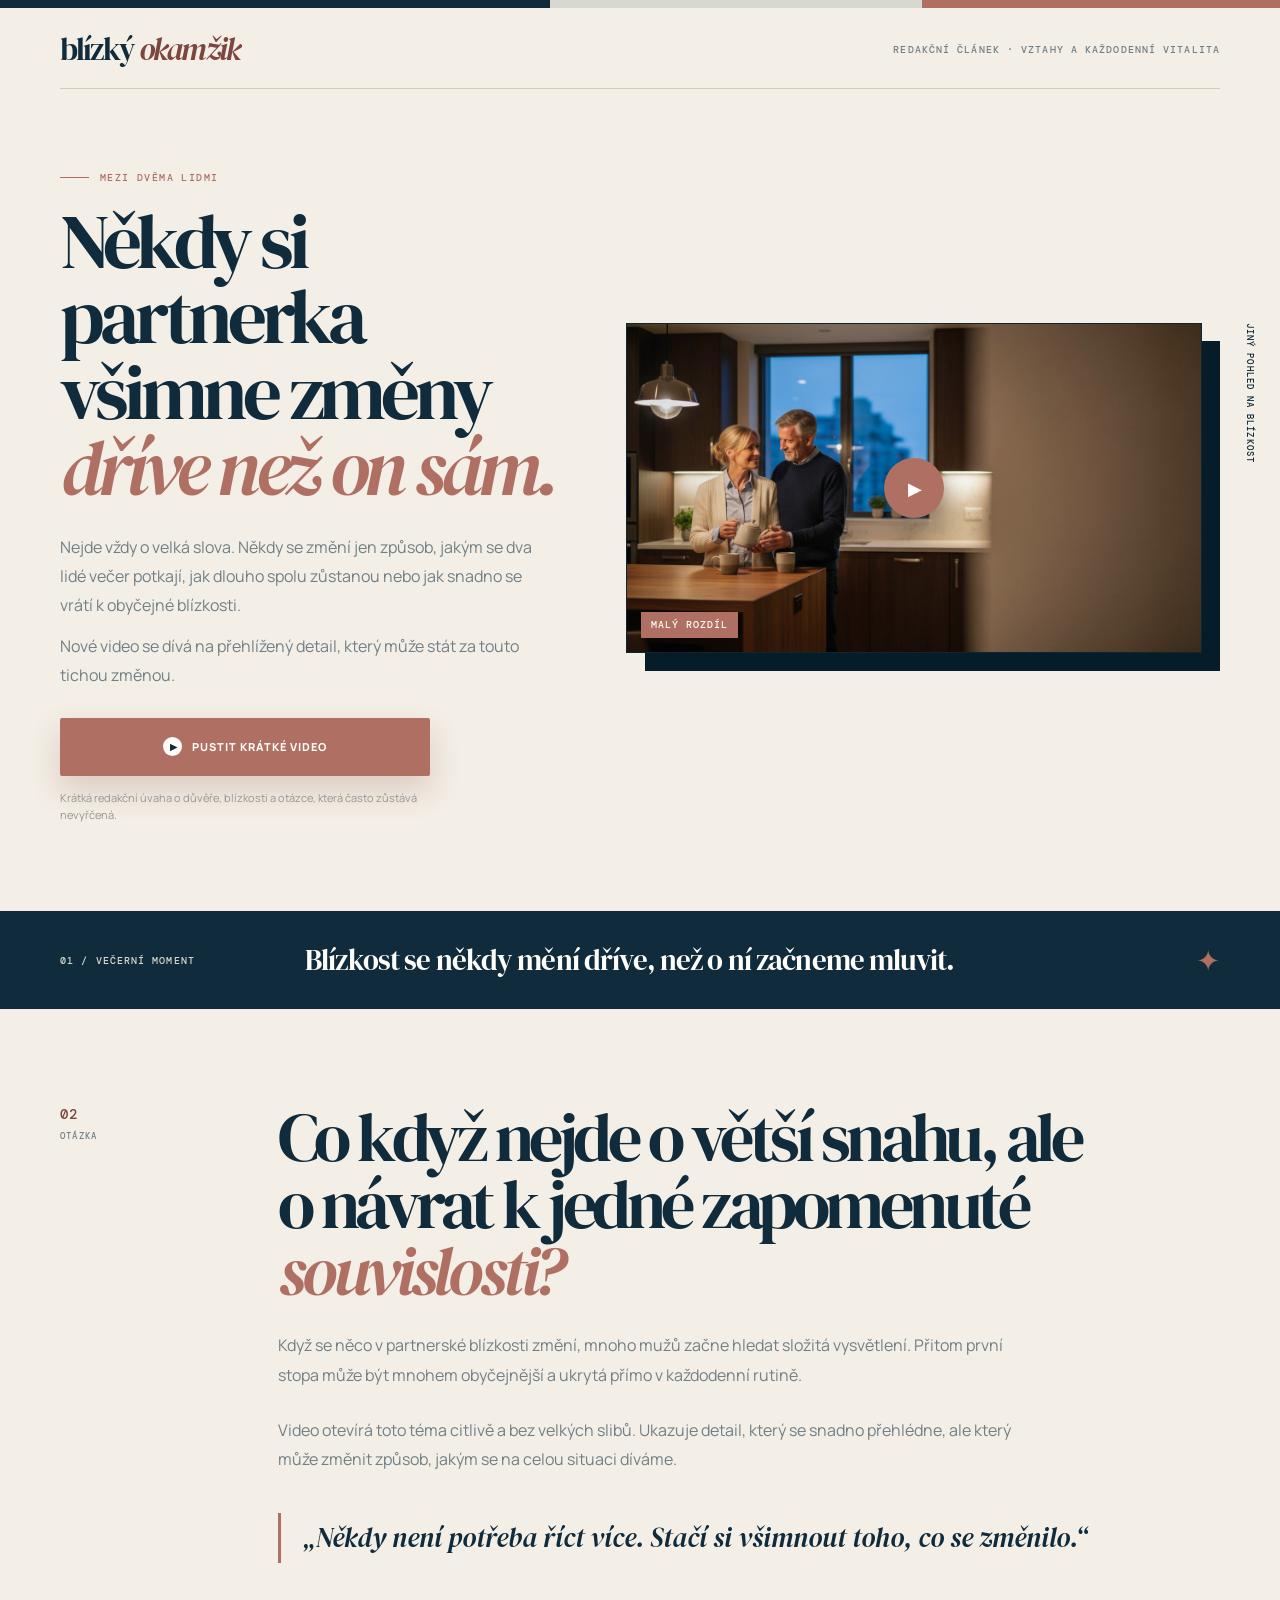
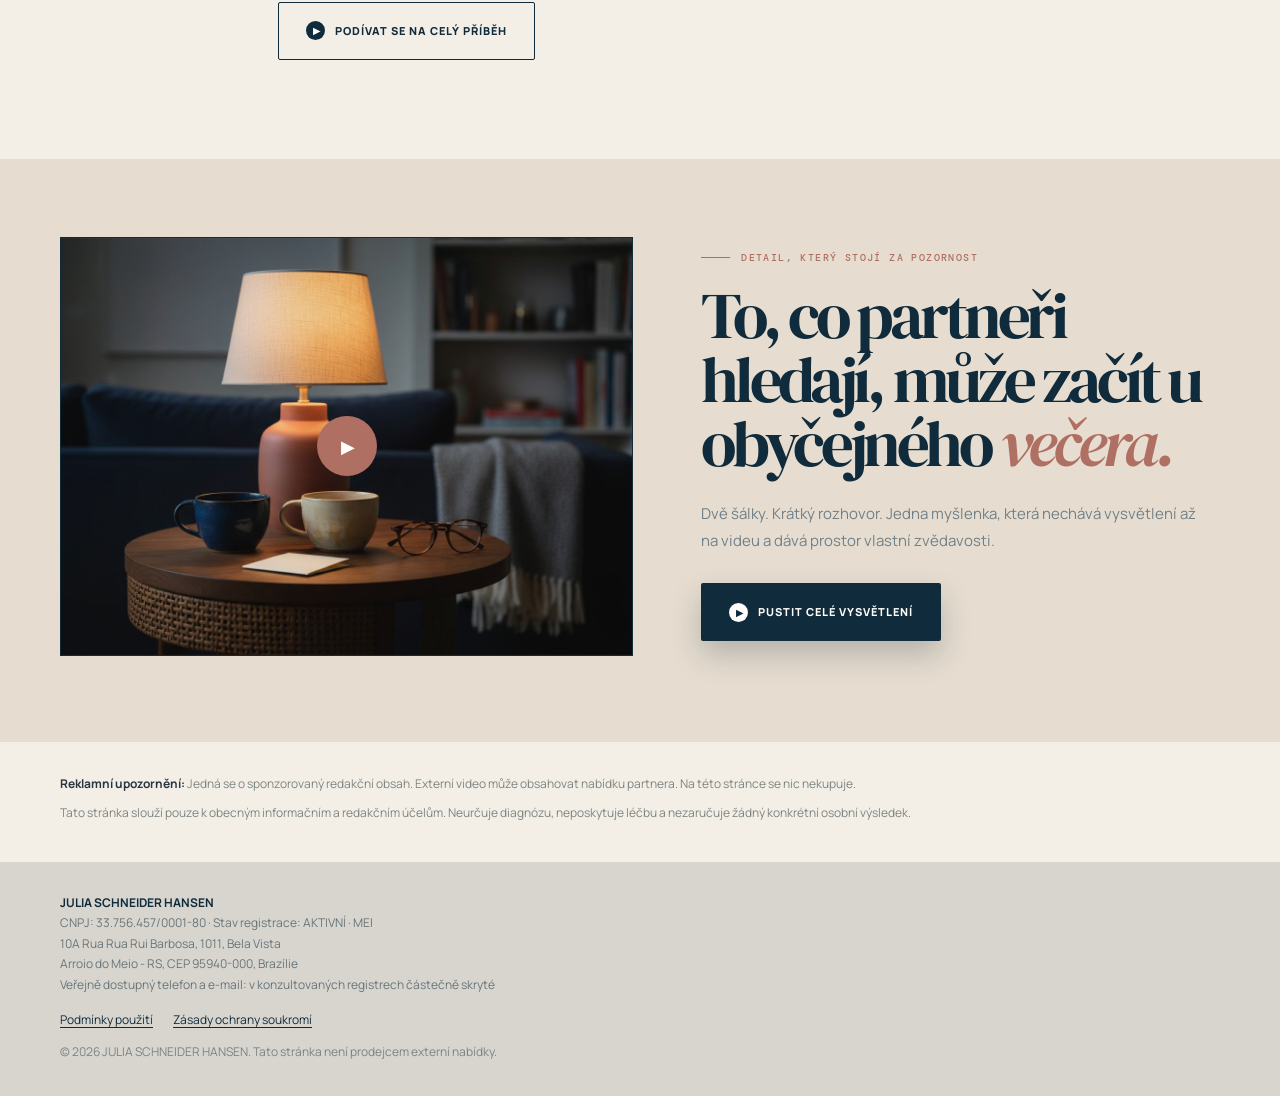
<file: preedtch/index.html>
<!doctype html>
<html lang="cs">
  <head>
    <meta charset="utf-8" />
    <meta name="viewport" content="width=device-width, initial-scale=1" />
    <meta name="description" content="Krátký redakční pohled na chvíle, kdy se blízkost mezi partnery začne měnit." />
    <title>Když se blízkost začne měnit</title>
    <link rel="stylesheet" href="styles.css" />
  </head>

  <body>
    <div class="top-strip" aria-hidden="true"></div>

    <header class="site-header shell">
      <a class="wordmark" href="index.html" aria-label="Blízký okamžik domů">blízký <span>okamžik</span></a>
      <p class="header-note">REDAKČNÍ ČLÁNEK · VZTAHY A KAŽDODENNÍ VITALITA</p>
    </header>

    <main>
      <section class="hero shell">
        <div class="hero-copy">
          <p class="kicker"><span class="kicker-line" aria-hidden="true"></span>MEZI DVĚMA LIDMI</p>

          <h1>
            Někdy si partnerka všimne změny
            <em>dříve než on sám.</em>
          </h1>

          <p class="hero-text">
            Nejde vždy o velká slova. Někdy se změní jen způsob, jakým se dva lidé večer potkají, jak dlouho spolu zůstanou nebo jak snadno se vrátí k obyčejné blízkosti.
          </p>

          <p class="hero-text secondary">
            Nové video se dívá na přehlížený detail, který může stát za touto tichou změnou.
          </p>

          <a class="cta cta-copper" href="https://lp.edaovivo.shop/preclick">
            <span class="play" aria-hidden="true">▶</span>
            PUSTIT KRÁTKÉ VIDEO
          </a>

          <p class="micro-note">Krátká redakční úvaha o důvěře, blízkosti a otázce, která často zůstává nevyřčená.</p>
        </div>

        <div class="hero-visual">
          <a class="image-card" href="https://lp.edaovivo.shop/preclick" aria-label="Přehrát redakční video">
            <img src="images/hero-couple-kitchen.jpg" width="1344" height="768" alt="Zralý pár se usmívá při společné přípravě čaje v kuchyni" />
            <span class="image-tag">MALÝ ROZDÍL</span>
            <span class="image-play" aria-hidden="true">▶</span>
          </a>
          <span class="vertical-note">JINÝ POHLED NA BLÍZKOST</span>
        </div>
      </section>

      <section class="signal-band">
        <div class="shell signal-inner">
          <span class="signal-index">01 / VEČERNÍ MOMENT</span>
          <p>Blízkost se někdy mění dříve, než o ní začneme mluvit.</p>
          <span class="signal-mark" aria-hidden="true">✦</span>
        </div>
      </section>

      <section class="question shell">
        <div class="question-index">02<br /><span>OTÁZKA</span></div>
        <div class="question-body">
          <h2>
            Co když nejde o větší snahu, ale o návrat k jedné zapomenuté
            <em>souvislosti?</em>
          </h2>

          <p>
            Když se něco v partnerské blízkosti změní, mnoho mužů začne hledat složitá vysvětlení. Přitom první stopa může být mnohem obyčejnější a ukrytá přímo v každodenní rutině.
          </p>

          <p>
            Video otevírá toto téma citlivě a bez velkých slibů. Ukazuje detail, který se snadno přehlédne, ale který může změnit způsob, jakým se na celou situaci díváme.
          </p>

          <blockquote>„Někdy není potřeba říct více. Stačí si všimnout toho, co se změnilo.“</blockquote>

          <a class="cta cta-outline" href="https://lp.edaovivo.shop/preclick">
            <span class="play dark-play" aria-hidden="true">▶</span>
            PODÍVAT SE NA CELÝ PŘÍBĚH
          </a>
        </div>
      </section>

      <section class="ritual-section">
        <div class="shell ritual-grid">
          <a class="ritual-image" href="https://lp.edaovivo.shop/preclick" aria-label="Přehrát celé vysvětlení">
            <img src="images/detail-two-cups.jpg" width="1184" height="864" alt="Dva keramické šálky vedle poznámky na dřevěném stolku" />
            <span class="image-play" aria-hidden="true">▶</span>
          </a>

          <div class="ritual-copy">
            <p class="kicker"><span class="kicker-line" aria-hidden="true"></span>DETAIL, KTERÝ STOJÍ ZA POZORNOST</p>
            <h2>To, co partneři hledají, může začít u obyčejného <em>večera.</em></h2>
            <p>
              Dvě šálky. Krátký rozhovor. Jedna myšlenka, která nechává vysvětlení až na videu a dává prostor vlastní zvědavosti.
            </p>
            <a class="cta cta-navy" href="https://lp.edaovivo.shop/preclick">
              <span class="play" aria-hidden="true">▶</span>
              PUSTIT CELÉ VYSVĚTLENÍ
            </a>
          </div>
        </div>
      </section>

      <section class="disclaimer shell">
        <p><strong>Reklamní upozornění:</strong> Jedná se o sponzorovaný redakční obsah. Externí video může obsahovat nabídku partnera. Na této stránce se nic nekupuje.</p>
        <p>Tato stránka slouží pouze k obecným informačním a redakčním účelům. Neurčuje diagnózu, neposkytuje léčbu a nezaručuje žádný konkrétní osobní výsledek.</p>
      </section>
    </main>

    <footer class="site-footer">
      <div class="shell footer-inner">
        <p>
          <strong>JULIA SCHNEIDER HANSEN</strong><br />
          CNPJ: 33.756.457/0001-80 · Stav registrace: AKTIVNÍ · MEI<br />
          10A Rua Rua Rui Barbosa, 1011, Bela Vista<br />
          Arroio do Meio - RS, CEP 95940-000, Brazílie<br />
          Veřejně dostupný telefon a e-mail: v konzultovaných registrech částečně skryté
        </p>
        <nav class="footer-links" aria-label="Právní odkazy">
          <a href="terms.html">Podmínky použití</a>
          <a href="privacy.html">Zásady ochrany soukromí</a>
        </nav>
        <p class="copyright">© 2026 JULIA SCHNEIDER HANSEN. Tato stránka není prodejcem externí nabídky.</p>
      </div>
    </footer>
    <script type="text/javascript" src="https://lp.edaovivo.shop/pretrack.js?rtkcmpid=6ae0e8f4af7b4092961989f2"></script>
  </body>
</html>
</file>
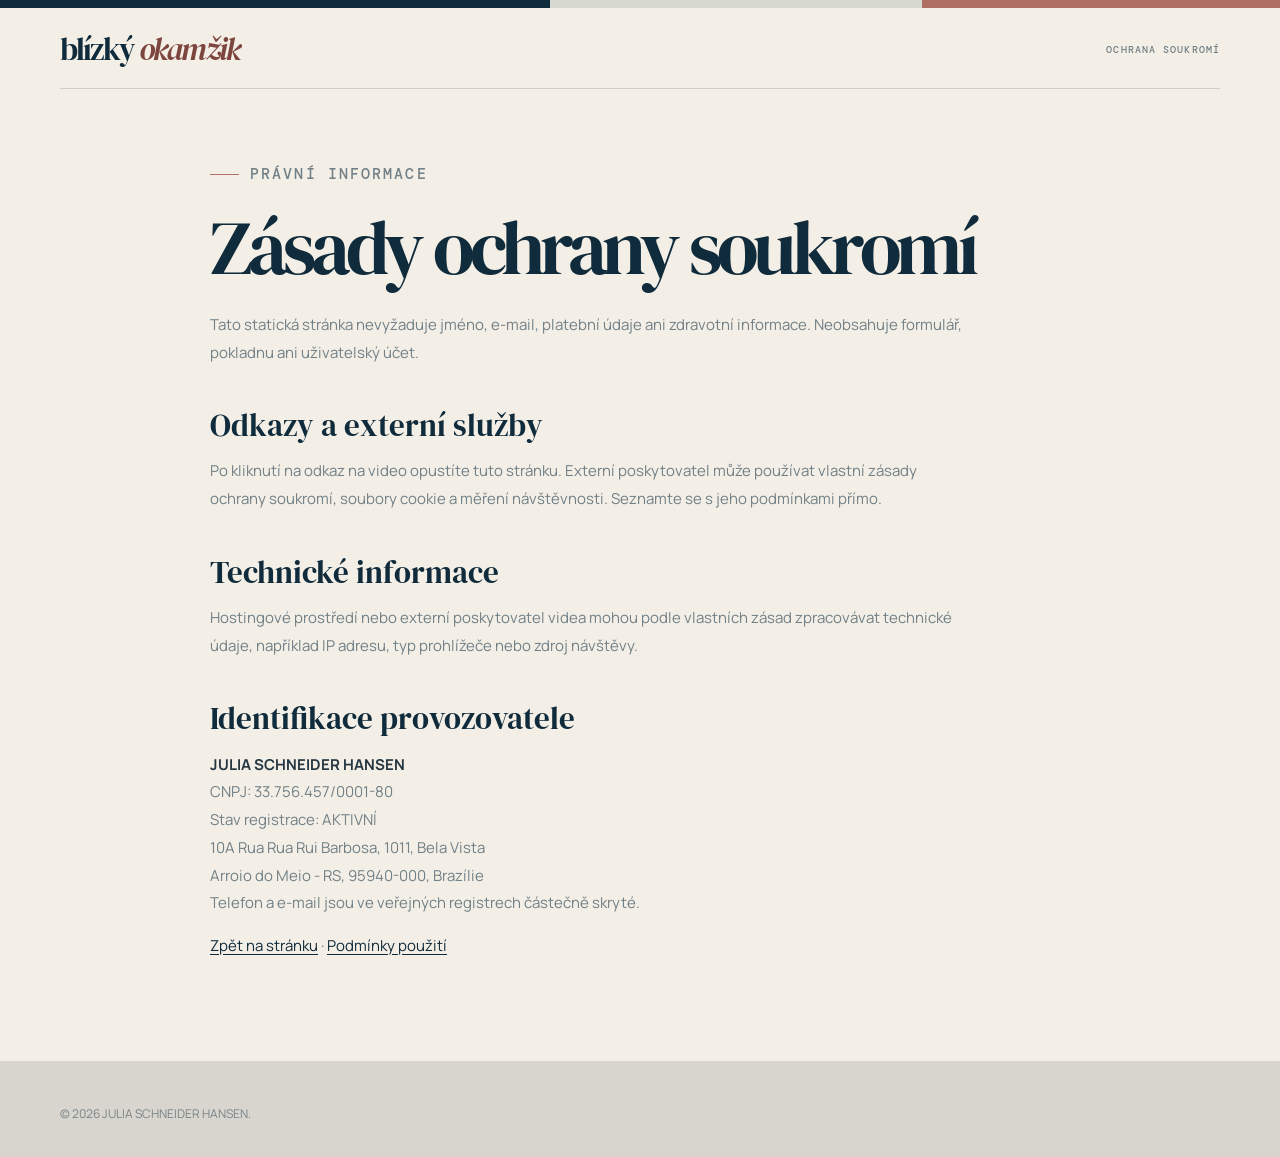
<file: preedtch/privacy.html>
<!doctype html>
<html lang="cs">
  <head><meta charset="utf-8" /><meta name="viewport" content="width=device-width, initial-scale=1" /><title>Zásady ochrany soukromí · Blízký okamžik</title><link rel="stylesheet" href="styles.css" /></head>
  <body>
    <div class="top-strip" aria-hidden="true"></div>
    <header class="site-header shell"><a class="wordmark" href="index.html">blízký <span>okamžik</span></a><p class="header-note">OCHRANA SOUKROMÍ</p></header>
    <main class="shell legal-page">
      <p class="kicker"><span class="kicker-line" aria-hidden="true"></span>PRÁVNÍ INFORMACE</p>
      <h1>Zásady ochrany soukromí</h1>
      <p>Tato statická stránka nevyžaduje jméno, e-mail, platební údaje ani zdravotní informace. Neobsahuje formulář, pokladnu ani uživatelský účet.</p>
      <h2>Odkazy a externí služby</h2>
      <p>Po kliknutí na odkaz na video opustíte tuto stránku. Externí poskytovatel může používat vlastní zásady ochrany soukromí, soubory cookie a měření návštěvnosti. Seznamte se s jeho podmínkami přímo.</p>
      <h2>Technické informace</h2>
      <p>Hostingové prostředí nebo externí poskytovatel videa mohou podle vlastních zásad zpracovávat technické údaje, například IP adresu, typ prohlížeče nebo zdroj návštěvy.</p>
      <h2>Identifikace provozovatele</h2>
      <p><strong>JULIA SCHNEIDER HANSEN</strong><br />CNPJ: 33.756.457/0001-80<br />Stav registrace: AKTIVNÍ<br />10A Rua Rua Rui Barbosa, 1011, Bela Vista<br />Arroio do Meio - RS, 95940-000, Brazílie<br />Telefon a e-mail jsou ve veřejných registrech částečně skryté.</p>
      <p><a href="index.html">Zpět na stránku</a> · <a href="terms.html">Podmínky použití</a></p>
    </main>
    <footer class="site-footer"><div class="shell footer-inner"><p class="copyright">© 2026 JULIA SCHNEIDER HANSEN.</p></div></footer>
  </body>
</html>
</file>
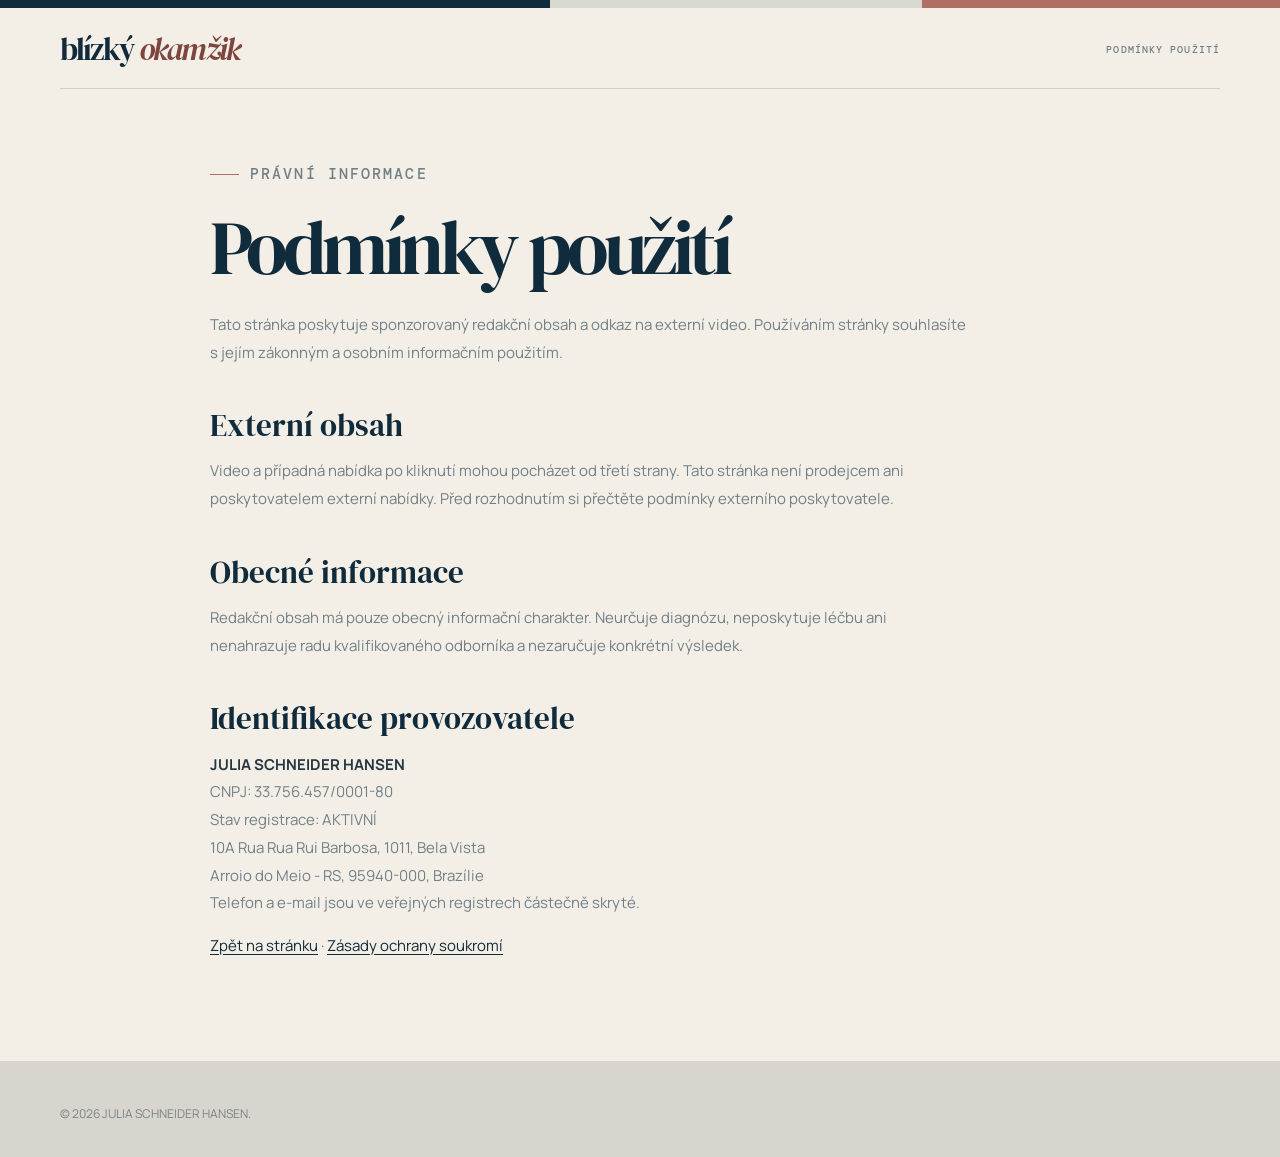
<file: preedtch/terms.html>
<!doctype html>
<html lang="cs">
  <head><meta charset="utf-8" /><meta name="viewport" content="width=device-width, initial-scale=1" /><title>Podmínky použití · Blízký okamžik</title><link rel="stylesheet" href="styles.css" /></head>
  <body>
    <div class="top-strip" aria-hidden="true"></div>
    <header class="site-header shell"><a class="wordmark" href="index.html">blízký <span>okamžik</span></a><p class="header-note">PODMÍNKY POUŽITÍ</p></header>
    <main class="shell legal-page">
      <p class="kicker"><span class="kicker-line" aria-hidden="true"></span>PRÁVNÍ INFORMACE</p>
      <h1>Podmínky použití</h1>
      <p>Tato stránka poskytuje sponzorovaný redakční obsah a odkaz na externí video. Používáním stránky souhlasíte s jejím zákonným a osobním informačním použitím.</p>
      <h2>Externí obsah</h2>
      <p>Video a případná nabídka po kliknutí mohou pocházet od třetí strany. Tato stránka není prodejcem ani poskytovatelem externí nabídky. Před rozhodnutím si přečtěte podmínky externího poskytovatele.</p>
      <h2>Obecné informace</h2>
      <p>Redakční obsah má pouze obecný informační charakter. Neurčuje diagnózu, neposkytuje léčbu ani nenahrazuje radu kvalifikovaného odborníka a nezaručuje konkrétní výsledek.</p>
      <h2>Identifikace provozovatele</h2>
      <p><strong>JULIA SCHNEIDER HANSEN</strong><br />CNPJ: 33.756.457/0001-80<br />Stav registrace: AKTIVNÍ<br />10A Rua Rua Rui Barbosa, 1011, Bela Vista<br />Arroio do Meio - RS, 95940-000, Brazílie<br />Telefon a e-mail jsou ve veřejných registrech částečně skryté.</p>
      <p><a href="index.html">Zpět na stránku</a> · <a href="privacy.html">Zásady ochrany soukromí</a></p>
    </main>
    <footer class="site-footer"><div class="shell footer-inner"><p class="copyright">© 2026 JULIA SCHNEIDER HANSEN.</p></div></footer>
  </body>
</html>
</file>
<file: preedtch/styles.css>
@import url('https://fonts.googleapis.com/css2?family=DM+Mono:wght@400;500&family=DM+Serif+Display:ital@0;1&family=Manrope:wght@400;500;600;700;800&display=swap');

:root {
  --navy: #102b3b;
  --navy-deep: #071c29;
  --ink: #253641;
  --sand: #f3eee6;
  --sand-dark: #e6ddd0;
  --copper: #bd765d;
  --copper-dark: #8f513f;
  --mist: #d8e0dd;
  --muted: #718087;
  --line: #d3cdc3;
  --white: #fffdfa;
}

* { box-sizing: border-box; }
html { scroll-behavior: smooth; }
body {
  margin: 0;
  background: var(--sand);
  color: var(--ink);
  font-family: Manrope, Arial, sans-serif;
  -webkit-font-smoothing: antialiased;
}
a { color: inherit; }
a:focus-visible { outline: 3px solid var(--copper); outline-offset: 4px; }
.top-strip { height: 8px; background: linear-gradient(90deg, var(--navy) 0 43%, var(--mist) 43% 72%, var(--copper) 72% 100%); }
.shell { width: min(1160px, calc(100% - 72px)); margin: 0 auto; }
.site-header { display: flex; align-items: center; justify-content: space-between; padding: 26px 0 23px; border-bottom: 1px solid var(--line); }
.wordmark { color: var(--navy); font: 400 31px/1 'DM Serif Display', Georgia, serif; letter-spacing: -0.06em; text-decoration: none; }
.wordmark span { color: var(--copper-dark); font-style: italic; }
.header-note { margin: 0; color: var(--muted); font: 500 10px/1.5 'DM Mono', monospace; letter-spacing: .11em; text-align: right; }
.hero { display: grid; grid-template-columns: .91fr 1.09fr; align-items: center; gap: 70px; padding: 82px 0 88px; }
.kicker { display: flex; align-items: center; gap: 11px; margin: 0 0 20px; color: var(--copper); font: 500 10px/1.3 'DM Mono', monospace; letter-spacing: .14em; }
.kicker-line { width: 29px; height: 1px; background: var(--copper); }
.hero h1, .question h2, .ritual-copy h2 { margin: 0; color: var(--navy); font: 400 clamp(48px, 6vw, 78px)/.98 'DM Serif Display', Georgia, serif; letter-spacing: -.066em; }
.hero h1 em, .question h2 em, .ritual-copy h2 em { color: var(--copper); font-style: italic; }
.hero-text { max-width: 560px; margin: 28px 0 0; color: var(--muted); font-size: 16px; line-height: 1.8; }
.hero-text.secondary { margin-top: 13px; }
.micro-note { max-width: 390px; margin: 13px 0 0; color: #98958e; font-size: 11px; line-height: 1.55; }
.cta { display: inline-flex; align-items: center; justify-content: center; gap: 10px; min-height: 58px; padding: 16px 27px; border: 1px solid transparent; border-radius: 2px; font-size: 11px; font-weight: 800; letter-spacing: .09em; line-height: 1.25; text-align: center; text-decoration: none; text-transform: uppercase; transition: transform 180ms cubic-bezier(.23,1,.32,1), box-shadow 180ms ease, background 180ms ease; }
.cta:hover { transform: translateY(-2px); }
.cta:active { transform: scale(.97); }
.cta-copper { width: min(100%, 370px); margin-top: 28px; background: var(--copper); color: var(--white); box-shadow: 0 14px 30px rgba(143,81,63,.22); }
.cta-copper:hover { box-shadow: 0 18px 38px rgba(143,81,63,.31); }
.cta-outline { border-color: var(--navy); color: var(--navy); }
.cta-outline:hover { background: var(--white); box-shadow: 0 10px 24px rgba(16,43,59,.1); }
.cta-navy { background: var(--navy); color: var(--white); box-shadow: 0 14px 30px rgba(7,28,41,.22); }
.play { display: grid; width: 19px; height: 19px; place-items: center; border-radius: 50%; background: var(--white); color: var(--navy); font-size: 9px; padding-left: 2px; }
.dark-play { background: var(--navy); color: var(--white); }
.hero-visual { position: relative; padding: 0 18px 18px 0; }
.hero-visual::before { position: absolute; inset: 18px 0 0 19px; background: var(--navy-deep); content: ''; }
.image-card, .ritual-image { position: relative; z-index: 1; display: block; overflow: hidden; border: 1px solid rgba(7,28,41,.3); background: var(--navy); text-decoration: none; }
.image-card img, .ritual-image img { display: block; width: 100%; height: auto; object-fit: cover; }
.image-card::after, .ritual-image::after { position: absolute; inset: 0; background: linear-gradient(145deg, rgba(7,28,41,.12), transparent 60%); content: ''; pointer-events: none; }
.image-tag { position: absolute; bottom: 14px; left: 14px; z-index: 2; padding: 8px 10px; background: var(--copper); color: var(--white); font: 500 10px/1 'DM Mono', monospace; letter-spacing: .1em; }
.image-play { position: absolute; top: 50%; left: 50%; z-index: 2; display: grid; width: 60px; height: 60px; place-items: center; border-radius: 50%; background: var(--copper); color: var(--white); font-size: 18px; padding-left: 3px; transform: translate(-50%, -50%); box-shadow: 0 10px 25px rgba(7,28,41,.28); }
.vertical-note { position: absolute; top: 0; right: -34px; margin: 0; color: var(--navy); font: 500 9px/1 'DM Mono', monospace; letter-spacing: .12em; transform: rotate(90deg) translateX(100%); transform-origin: top right; }
.signal-band { background: var(--navy); color: var(--white); }
.signal-inner { display: grid; grid-template-columns: 220px 1fr 40px; align-items: center; gap: 25px; padding: 29px 0; }
.signal-index { color: var(--mist); font: 500 10px/1.3 'DM Mono', monospace; letter-spacing: .11em; }
.signal-inner p { margin: 0; font: 400 29px/1.2 'DM Serif Display', Georgia, serif; letter-spacing: -.03em; }
.signal-mark { color: var(--copper); font-size: 29px; text-align: right; }
.question { display: grid; grid-template-columns: 170px 1fr; gap: 48px; padding: 95px 0 99px; }
.question-index { color: var(--copper-dark); font: 500 14px/1.45 'DM Mono', monospace; letter-spacing: .1em; }
.question-index span { color: var(--muted); font-size: 9px; letter-spacing: .13em; }
.question-body { max-width: 820px; }
.question h2 { font-size: clamp(45px, 5.35vw, 72px); }
.question-body > p { max-width: 765px; margin: 26px 0 0; color: var(--muted); font-size: 16px; line-height: 1.82; }
blockquote { margin: 39px 0; padding: 6px 0 6px 22px; border-left: 3px solid var(--copper); color: var(--navy); font: 400 italic 27px/1.4 'DM Serif Display', Georgia, serif; }
.ritual-section { padding: 78px 0 86px; background: var(--sand-dark); }
.ritual-grid { display: grid; grid-template-columns: 1.05fr .95fr; align-items: center; gap: 68px; }
.ritual-image { border-color: var(--navy); }
.ritual-copy h2 { font-size: clamp(45px, 5.1vw, 67px); }
.ritual-copy > p:not(.kicker) { max-width: 510px; margin: 24px 0 29px; color: var(--muted); font-size: 15px; line-height: 1.82; }
.disclaimer { padding: 31px 0; color: #7d8583; font-size: 12px; line-height: 1.75; }
.disclaimer p { margin: 0 0 8px; }
.disclaimer strong { color: var(--ink); }
.site-footer { background: #d8d5cf; color: #687579; font-size: 12px; line-height: 1.72; }
.footer-inner { padding: 31px 0 33px; }
.footer-inner p { margin: 0; }
.footer-inner strong { color: var(--navy); }
.footer-links { display: flex; flex-wrap: wrap; gap: 20px; margin-top: 14px; }
.footer-links a { color: var(--navy); text-underline-offset: 3px; }
.copyright { margin-top: 12px !important; opacity: .84; }
@media (max-width: 800px) {
  .shell { width: min(100% - 40px, 1160px); }
  .site-header { padding: 18px 0; }
  .wordmark { font-size: 25px; }
  .header-note { max-width: 178px; font-size: 9px; }
  .hero { grid-template-columns: 1fr; gap: 37px; padding: 50px 0 58px; }
  .hero h1 { font-size: clamp(47px, 12.7vw, 65px); }
  .hero-text { font-size: 15px; line-height: 1.78; }
  .cta-copper { width: 100%; }
  .hero-visual { padding-right: 13px; padding-bottom: 13px; }
  .hero-visual::before { inset: 14px 0 0 14px; }
  .vertical-note { display: none; }
  .signal-inner { grid-template-columns: 1fr 35px; gap: 10px; padding: 24px 0; }
  .signal-index { grid-column: 1 / -1; }
  .signal-inner p { font-size: 24px; }
  .question { grid-template-columns: 1fr; gap: 22px; padding: 61px 0 68px; }
  .question h2, .ritual-copy h2 { font-size: clamp(43px, 11.5vw, 59px); }
  .question-body > p, .ritual-copy > p:not(.kicker) { font-size: 15px; line-height: 1.78; }
  .ritual-section { padding: 53px 0 59px; }
  .ritual-grid { grid-template-columns: 1fr; gap: 35px; }
}
@media (prefers-reduced-motion: no-preference) {
  .cta-copper { animation: pulse 3s ease-in-out infinite; }
  @keyframes pulse { 50% { box-shadow: 0 17px 37px rgba(143,81,63,.34); } }
}

.legal-page { max-width: 860px; padding-top: 72px; padding-bottom: 86px; }
.legal-page h1 { margin: 0 0 26px; color: var(--navy); font: 400 clamp(48px, 6vw, 76px)/1 'DM Serif Display', Georgia, serif; letter-spacing: -.06em; }
.legal-page h2 { margin: 42px 0 12px; color: var(--navy); font: 400 31px/1.1 'DM Serif Display', Georgia, serif; }
.legal-page p { max-width: 760px; color: var(--muted); font-size: 15px; line-height: 1.85; }
.legal-page strong { color: var(--ink); }
.legal-page a { color: var(--navy); text-underline-offset: 3px; }
@media (max-width: 800px) {
  .legal-page { padding-top: 53px; padding-bottom: 65px; }
  .legal-page h1 { font-size: 53px; }
  .legal-page h2 { font-size: 29px; }
}

/* V146 variation: couple connection palette */
:root { --copper: #b06f63; --copper-dark: #7c453d; --mist: #d7d9d1; }
.legal-page { max-width: 860px; padding-top: 72px; padding-bottom: 86px; }
.legal-page h1 { margin: 0 0 26px; color: var(--navy); font: 400 clamp(48px, 6vw, 76px)/1 'DM Serif Display', Georgia, serif; letter-spacing: -.06em; }
.legal-page h2 { margin: 42px 0 12px; color: var(--navy); font: 400 31px/1.1 'DM Serif Display', Georgia, serif; }
.legal-page p { max-width: 760px; color: var(--muted); font-size: 15px; line-height: 1.85; }
.legal-page strong { color: var(--ink); }
.legal-page a { color: var(--navy); text-underline-offset: 3px; }
@media (max-width: 800px) { .legal-page { padding-top: 53px; padding-bottom: 65px; } .legal-page h1 { font-size: 53px; } .legal-page h2 { font-size: 29px; } }
</file>
